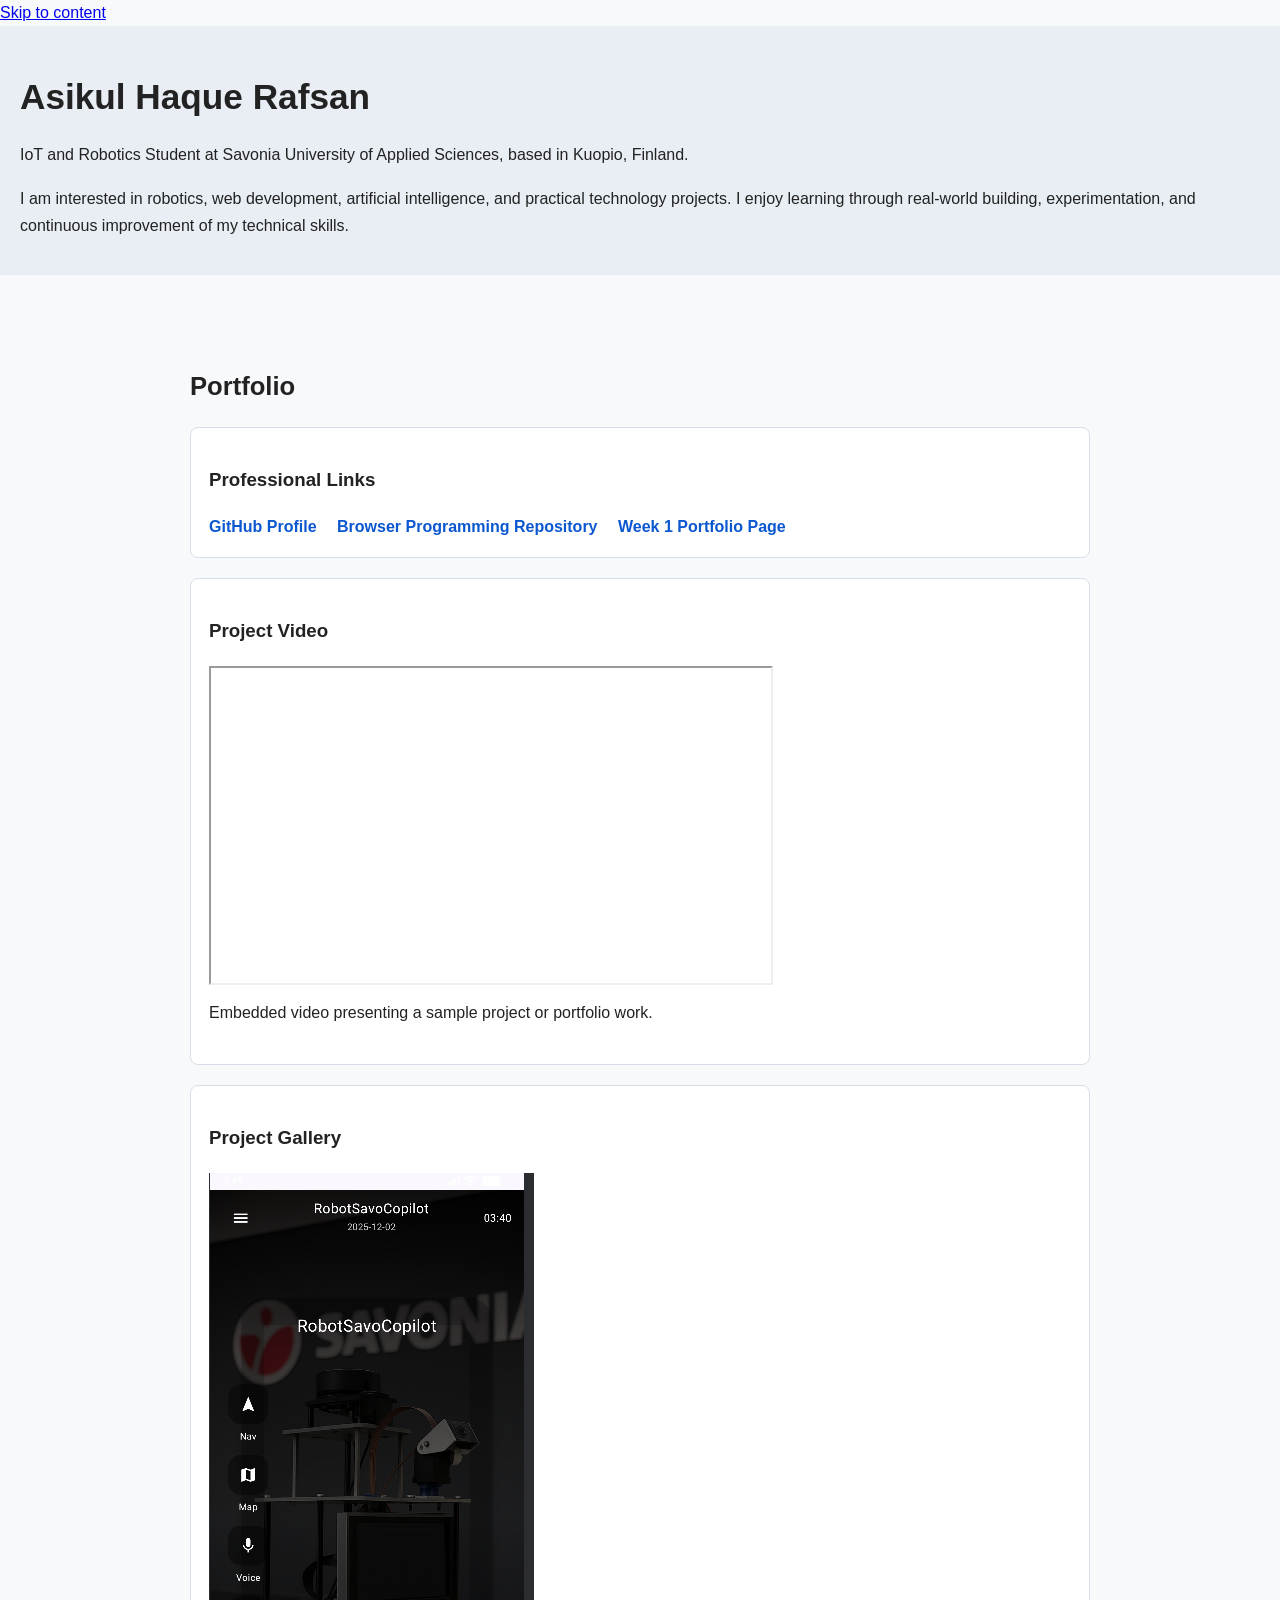
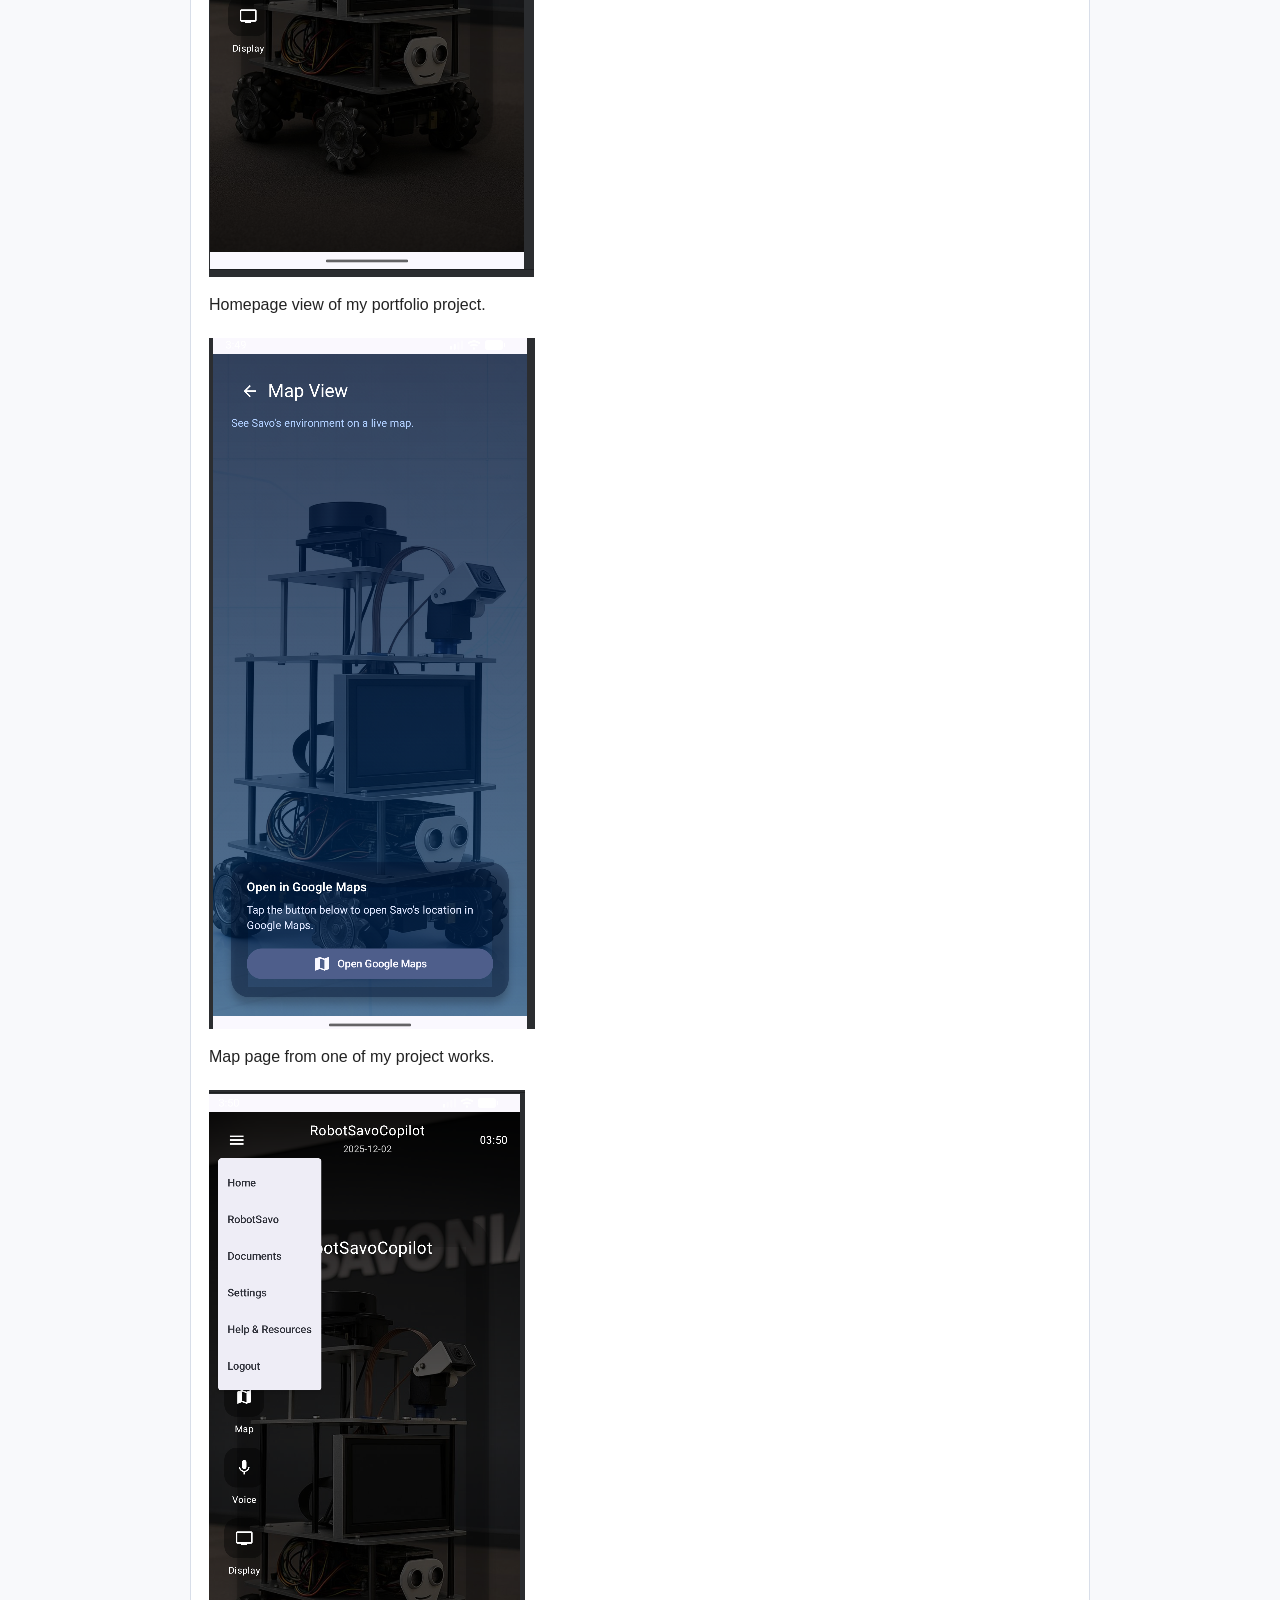
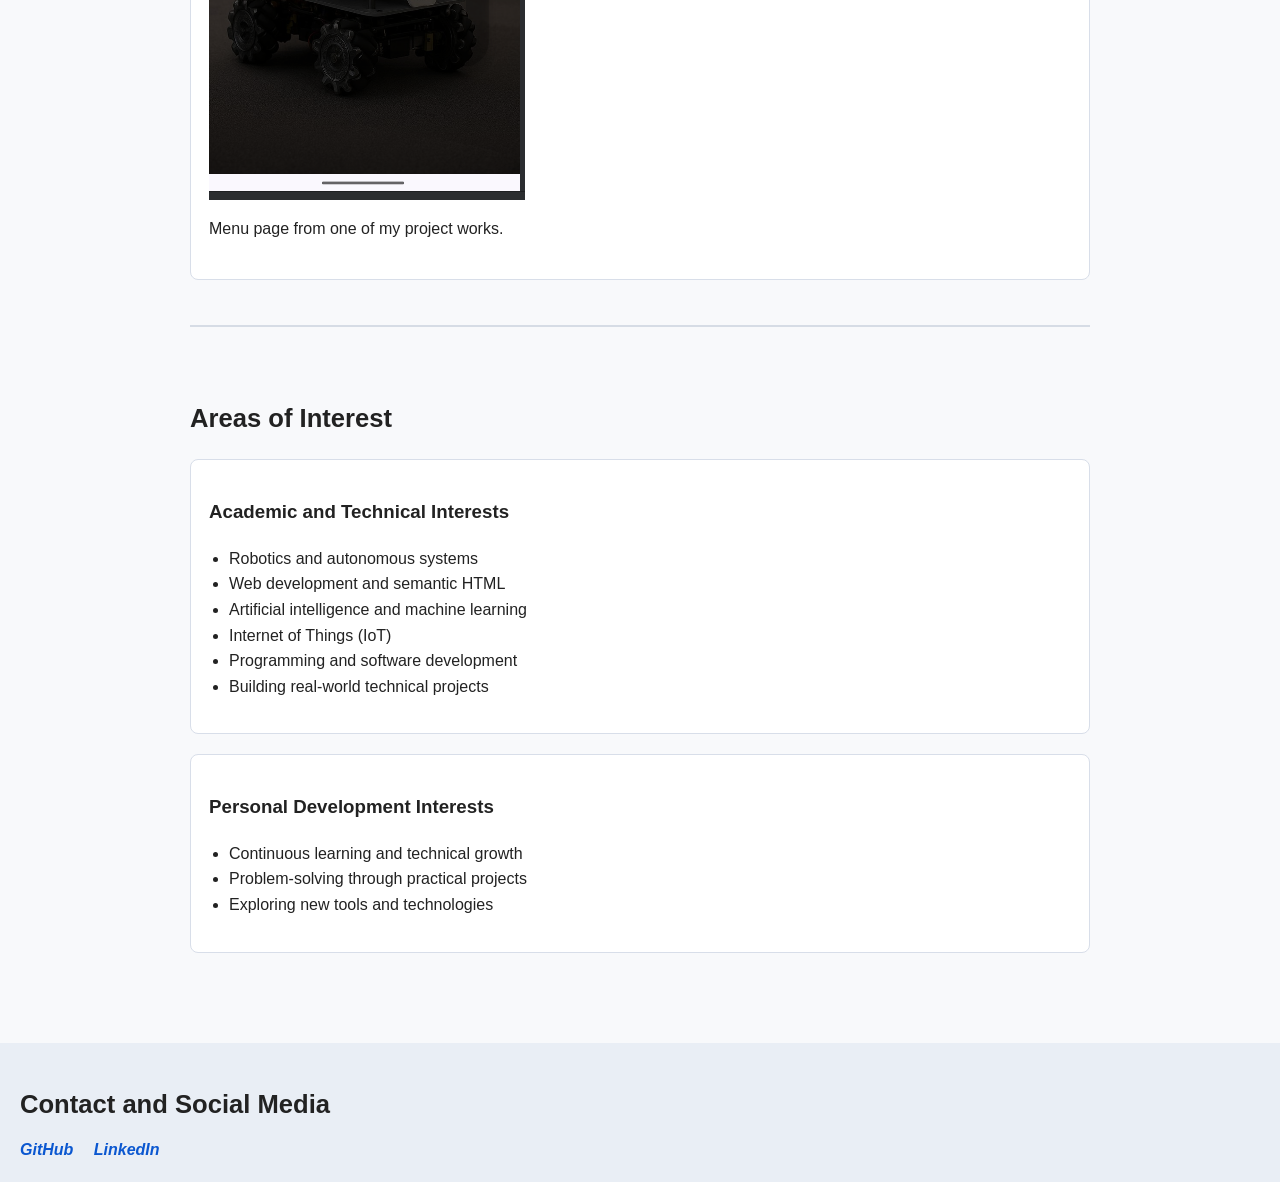
<file: L03-css-basics/index.html>
<!DOCTYPE html>
<html lang="en">
<head>
  <meta charset="UTF-8">
  <meta name="viewport" content="width=device-width, initial-scale=1.0">
  <title>Lecture 03 – CSS Basics Portfolio</title>
  <link rel="stylesheet" href="css/style.css">
</head>
<body>

  <a href="#main">Skip to content</a>

  <header>
    <h1>Asikul Haque Rafsan</h1>
    <p>IoT and Robotics Student at Savonia University of Applied Sciences, based in Kuopio, Finland.</p>
    <p>
      I am interested in robotics, web development, artificial intelligence, and practical
      technology projects. I enjoy learning through real-world building, experimentation,
      and continuous improvement of my technical skills.
    </p>
  </header>

  <main id="main">

    <section id="works" aria-labelledby="portfolio-heading">
      <h2 id="portfolio-heading">Portfolio</h2>

      <article class="card">
        <h3>Professional Links</h3>
        <nav aria-label="Portfolio and professional links">
          <ul>
            <li>
              <a href="https://github.com/rafsancoder" target="_blank" rel="noopener noreferrer">
                GitHub Profile
              </a>
            </li>
            <li>
              <a href="https://github.com/rafsancoder/browser-programming" target="_blank" rel="noopener noreferrer">
                Browser Programming Repository
              </a>
            </li>
            <li>
              <a href="https://rafsancoder.github.io/browser-programming/week-1/" target="_blank" rel="noopener noreferrer">
                Week 1 Portfolio Page
              </a>
            </li>
          </ul>
        </nav>
      </article>

      <article class="card">
        <h3>Project Video</h3>
        <figure>
          <iframe
            width="560"
            height="315"
            src="https://www.youtube.com/embed/G9vxCFRMyQI"
            title="Project video presentation"
            allowfullscreen>
          </iframe>
          <figcaption>Embedded video presenting a sample project or portfolio work.</figcaption>
        </figure>
      </article>

      <article class="card">
        <h3>Project Gallery</h3>

        <figure>
          <img src="images/home (1).png" alt="Homepage screenshot of my portfolio project">
          <figcaption>Homepage view of my portfolio project.</figcaption>
        </figure>

        <figure>
          <img src="images/map.png" alt="Map page screenshot from my project">
          <figcaption>Map page from one of my project works.</figcaption>
        </figure>

        <figure>
          <img src="images/menu.png" alt="Menu page screenshot from my project">
          <figcaption>Menu page from one of my project works.</figcaption>
        </figure>
      </article>
    </section>

    <section aria-labelledby="interests-heading">
      <h2 id="interests-heading">Areas of Interest</h2>

      <article class="card">
        <h3>Academic and Technical Interests</h3>
        <ul>
          <li>Robotics and autonomous systems</li>
          <li>Web development and semantic HTML</li>
          <li>Artificial intelligence and machine learning</li>
          <li>Internet of Things (IoT)</li>
          <li>Programming and software development</li>
          <li>Building real-world technical projects</li>
        </ul>
      </article>

      <article class="card">
        <h3>Personal Development Interests</h3>
        <ul>
          <li>Continuous learning and technical growth</li>
          <li>Problem-solving through practical projects</li>
          <li>Exploring new tools and technologies</li>
        </ul>
      </article>
    </section>

  </main>

  <footer>
    <h2>Contact and Social Media</h2>
    <address>
      <nav aria-label="Social media links">
        <ul>
          <li>
            <a href="https://github.com/rafsancoder" target="_blank" rel="noopener noreferrer">
              GitHub
            </a>
          </li>
          <li>
            <a href="https://www.linkedin.com/" target="_blank" rel="noopener noreferrer">
              LinkedIn
            </a>
          </li>
        </ul>
      </nav>
    </address>
  </footer>

</body>
</html>
</file>
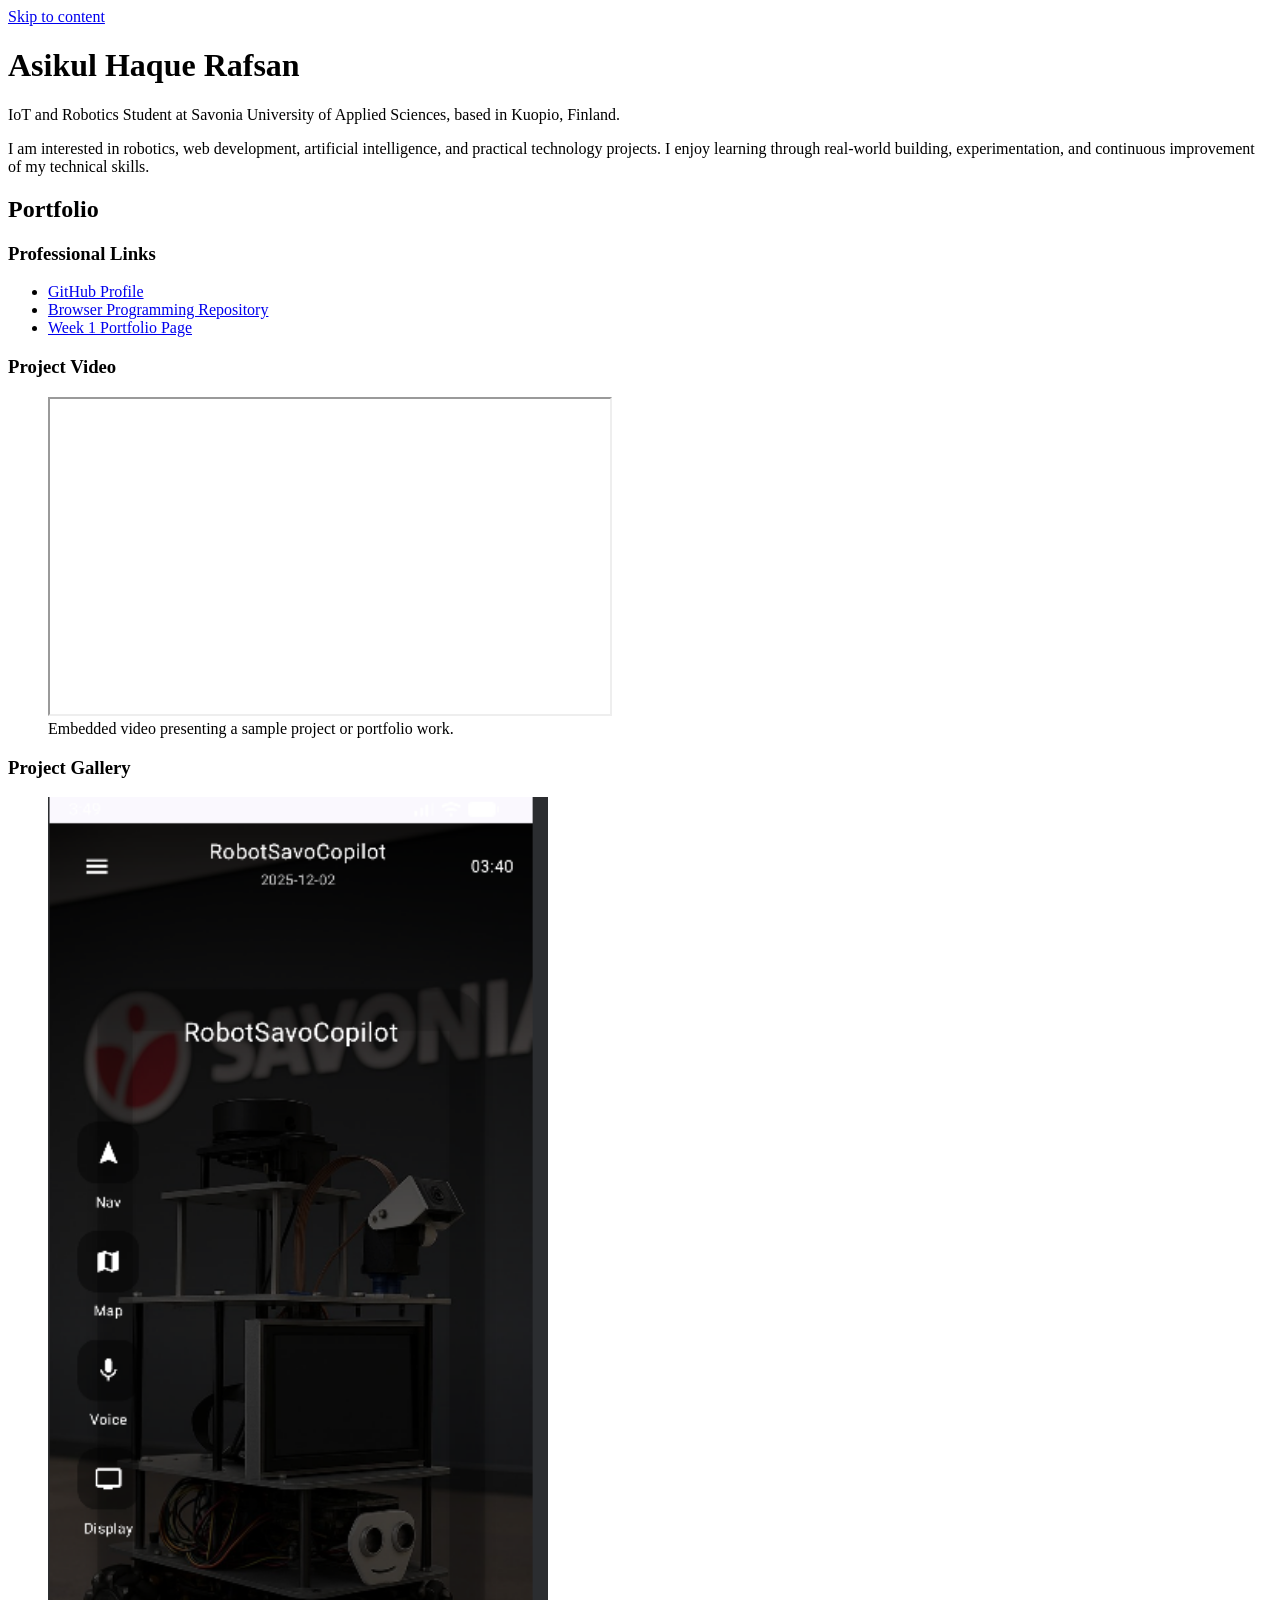
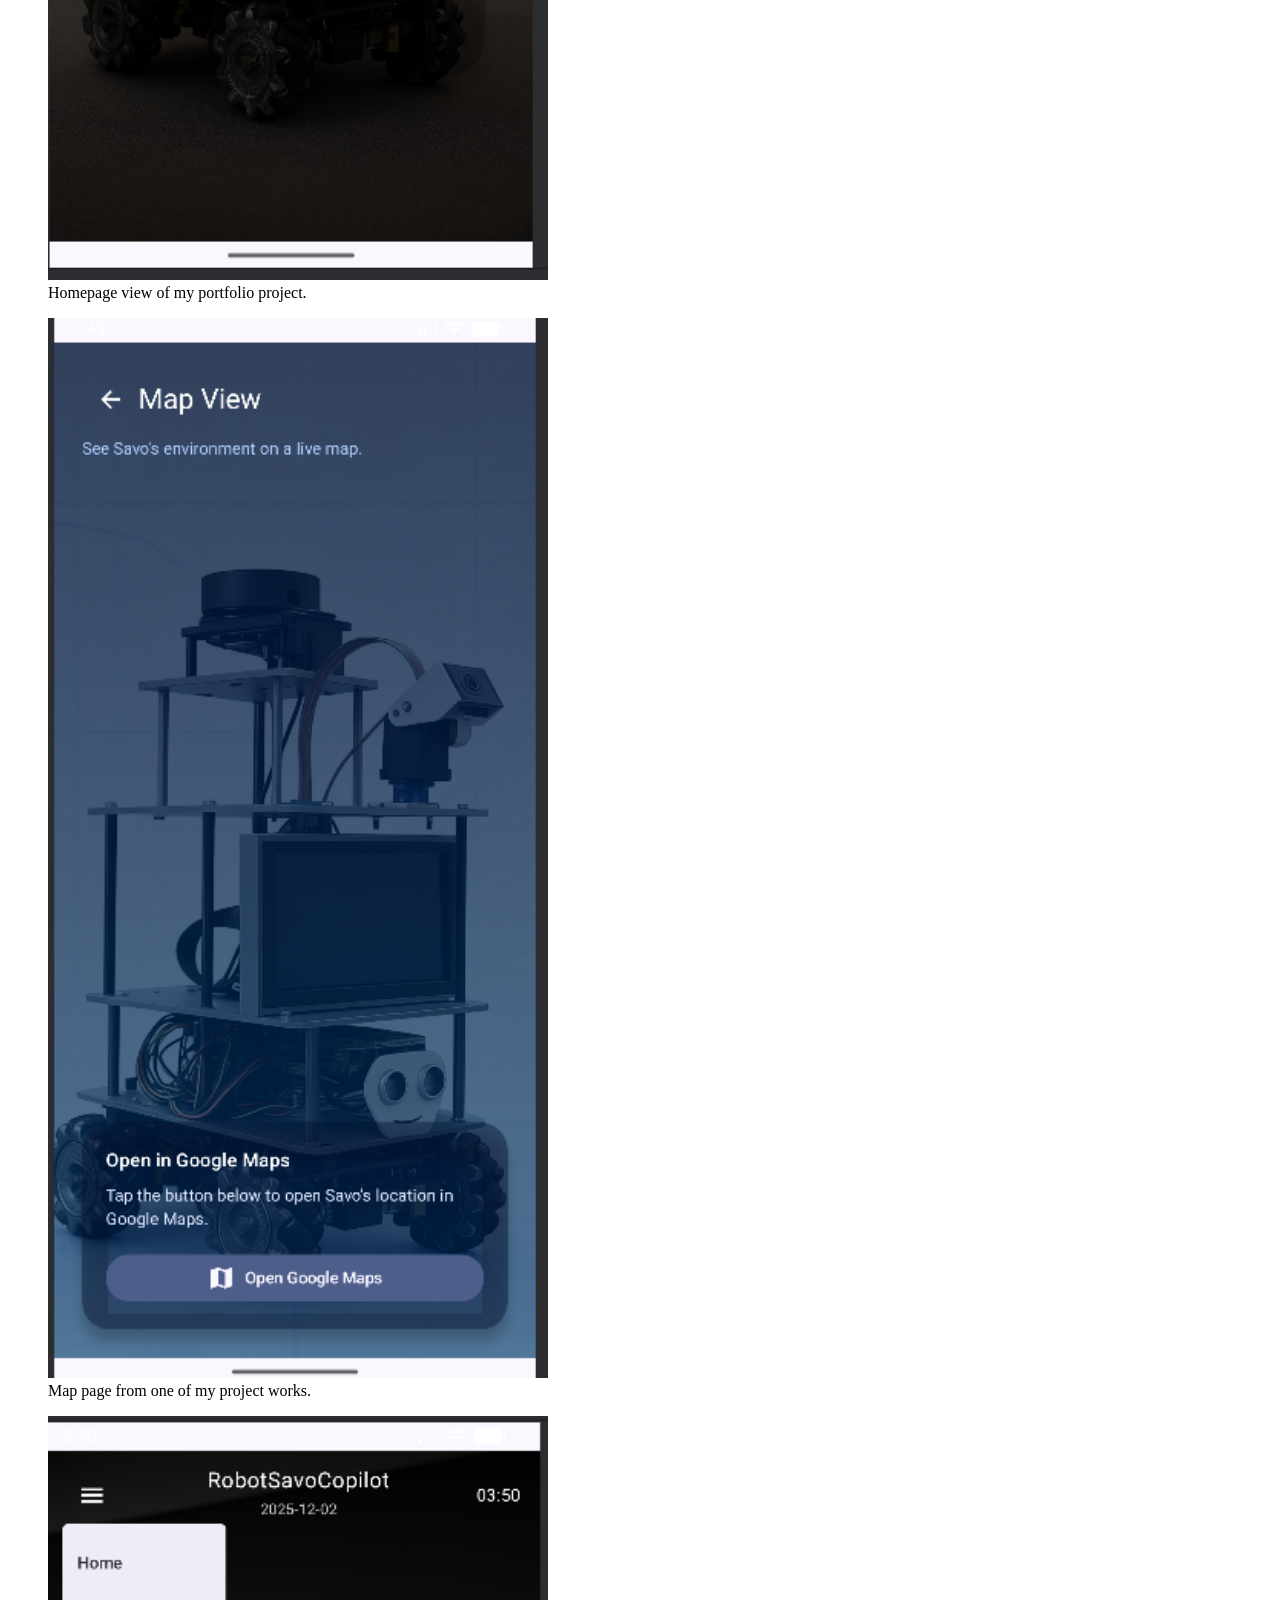
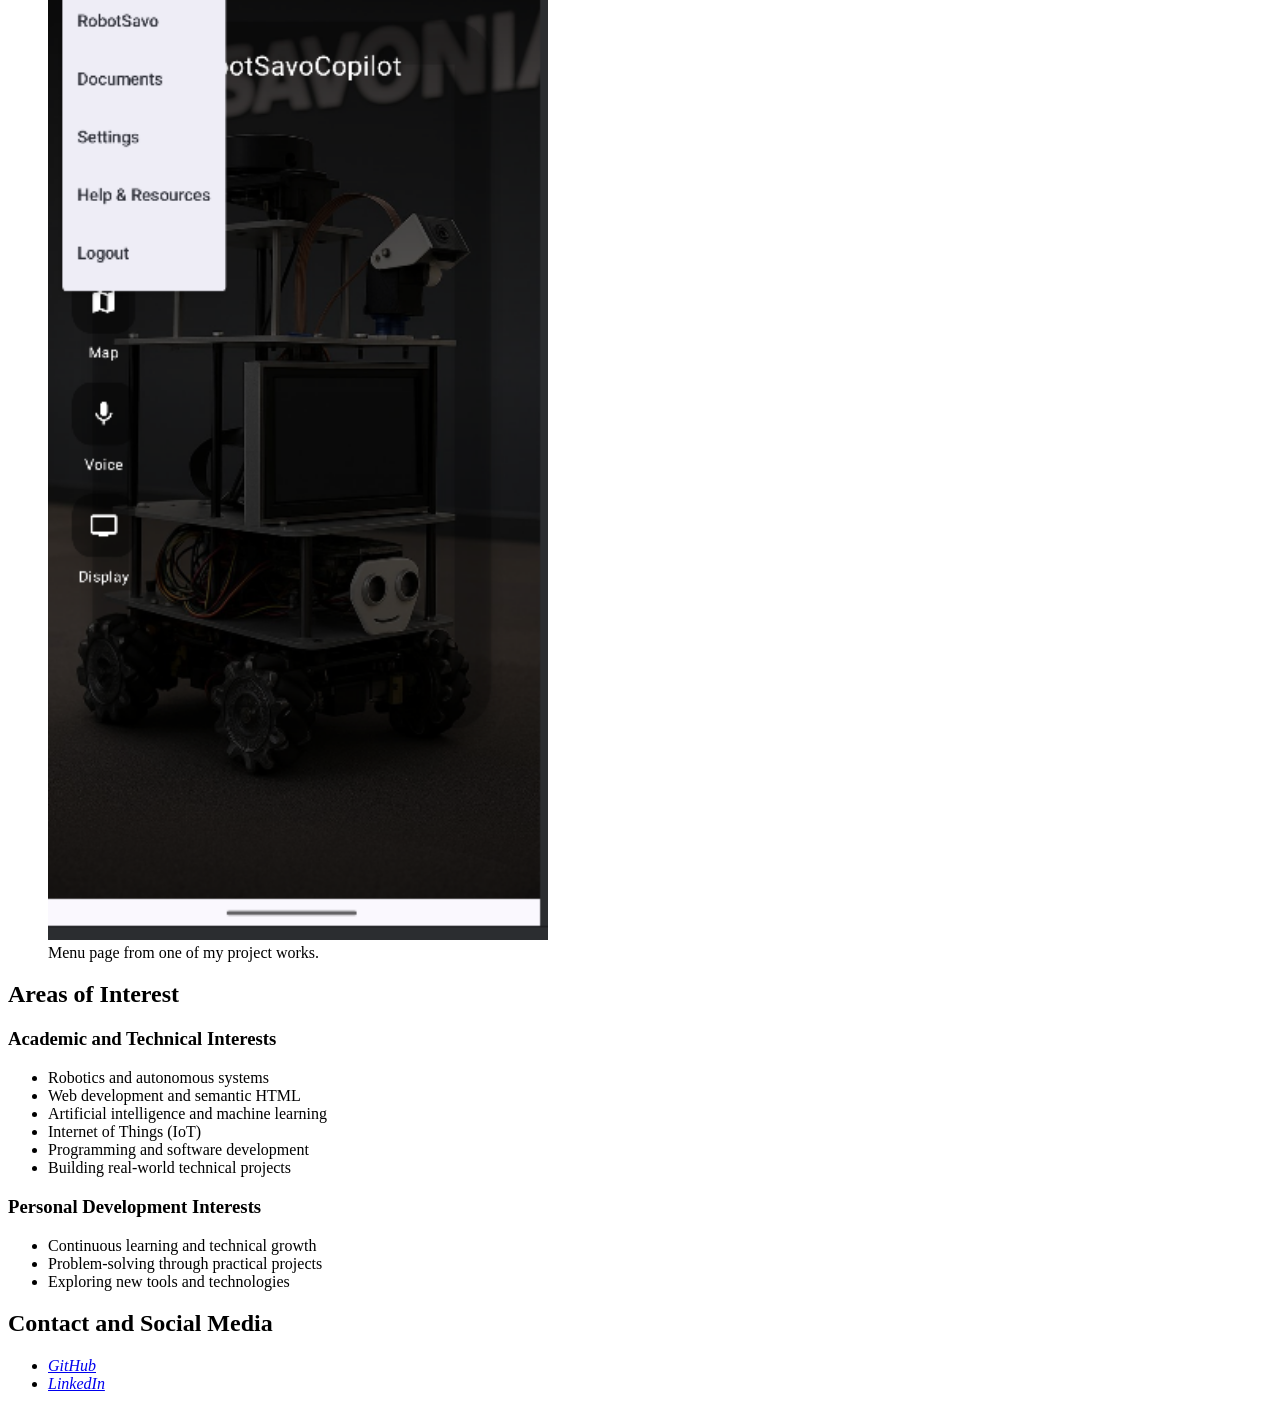
<file: lecture-02-semantic-html/index.html>
<!DOCTYPE html>
<html lang="en">
<head>
  <meta charset="UTF-8">
  <meta name="viewport" content="width=device-width, initial-scale=1.0">
  <title>Lecture 02 – Semantic HTML Portfolio</title>
</head>
<body>

  <a href="#main">Skip to content</a>

  <header>
    <h1>Asikul Haque Rafsan</h1>
    <p>IoT and Robotics Student at Savonia University of Applied Sciences, based in Kuopio, Finland.</p>
    <p>
      I am interested in robotics, web development, artificial intelligence, and practical
      technology projects. I enjoy learning through real-world building, experimentation,
      and continuous improvement of my technical skills.
    </p>
  </header>

  <main id="main">

    <section aria-labelledby="portfolio-heading">
      <h2 id="portfolio-heading">Portfolio</h2>

      <article>
        <h3>Professional Links</h3>
        <nav aria-label="Portfolio and professional links">
          <ul>
            <li>
              <a href="https://github.com/rafsancoder" target="_blank" rel="noopener noreferrer">
                GitHub Profile
              </a>
            </li>
            <li>
              <a href="https://github.com/rafsancoder/browser-programming" target="_blank" rel="noopener noreferrer">
                Browser Programming Repository
              </a>
            </li>
            <li>
              <a href="https://rafsancoder.github.io/browser-programming/week-1/" target="_blank" rel="noopener noreferrer">
                Week 1 Portfolio Page
              </a>
            </li>
          </ul>
        </nav>
      </article>

      <article>
        <h3>Project Video</h3>
        <figure>
          <iframe
            width="560"
            height="315"
            src="https://www.youtube.com/embed/G9vxCFRMyQI"
            title="Project video presentation"
            allowfullscreen>
          </iframe>
          <figcaption>Embedded video presenting a sample project or portfolio work.</figcaption>
        </figure>
      </article>

      <article>
        <h3>Project Gallery</h3>

        <figure>
          <img src="images/home (1).png" alt="Homepage screenshot of my portfolio project" width="500">
          <figcaption>Homepage view of my portfolio project.</figcaption>
        </figure>

        <figure>
          <img src="images/map.png" alt="Map page screenshot from my project" width="500">
          <figcaption>Map page from one of my project works.</figcaption>
        </figure>

        <figure>
          <img src="images/menu.png" alt="Menu page screenshot from my project" width="500">
          <figcaption>Menu page from one of my project works.</figcaption>
        </figure>
      </article>
    </section>

    <section aria-labelledby="interests-heading">
      <h2 id="interests-heading">Areas of Interest</h2>

      <article>
        <h3>Academic and Technical Interests</h3>
        <ul>
          <li>Robotics and autonomous systems</li>
          <li>Web development and semantic HTML</li>
          <li>Artificial intelligence and machine learning</li>
          <li>Internet of Things (IoT)</li>
          <li>Programming and software development</li>
          <li>Building real-world technical projects</li>
        </ul>
      </article>

      <article>
        <h3>Personal Development Interests</h3>
        <ul>
          <li>Continuous learning and technical growth</li>
          <li>Problem-solving through practical projects</li>
          <li>Exploring new tools and technologies</li>
        </ul>
      </article>
    </section>

  </main>

  <footer>
    <h2>Contact and Social Media</h2>
    <address>
      <ul>
        <li>
          <a href="https://github.com/rafsancoder" target="_blank" rel="noopener noreferrer">
            GitHub
          </a>
        </li>
        <li>
          <a href="https://www.linkedin.com/" target="_blank" rel="noopener noreferrer">
            LinkedIn
          </a>
        </li>
      </ul>
    </address>
  </footer>

</body>
</html>
</file>
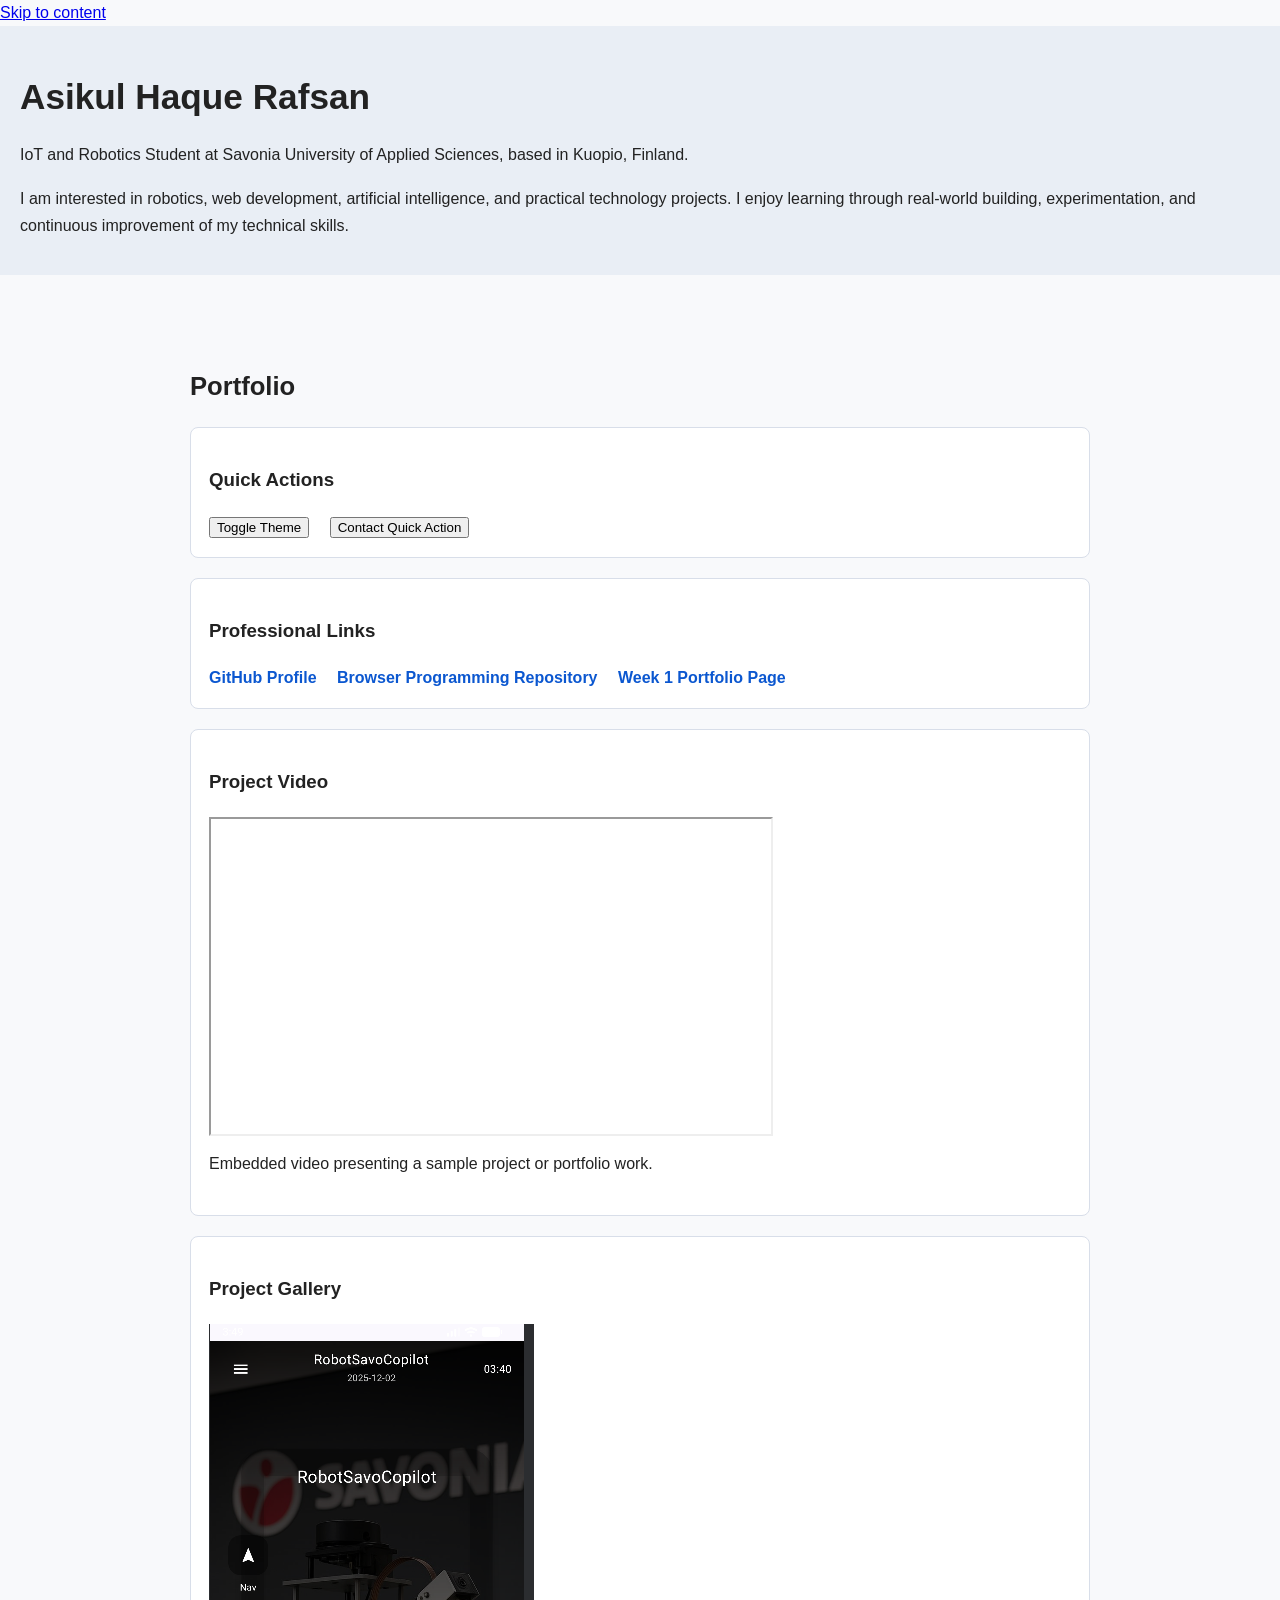
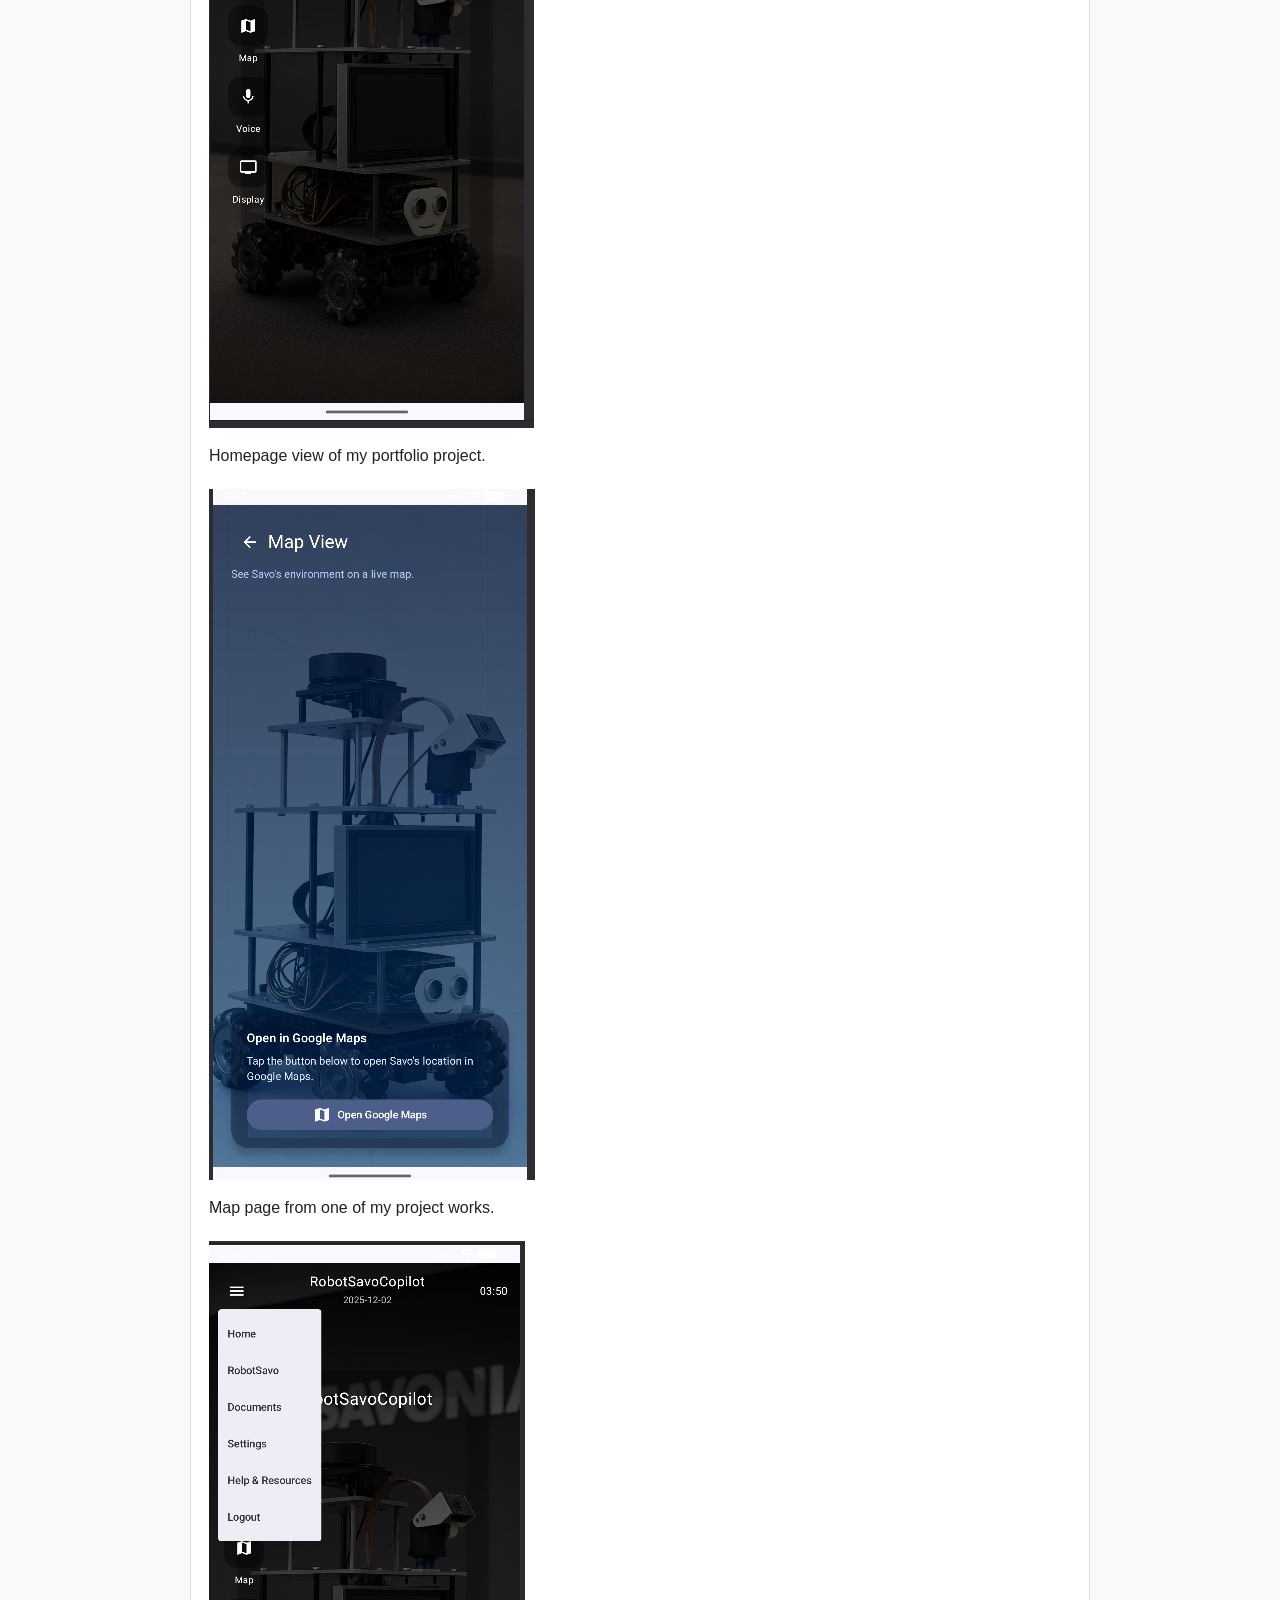
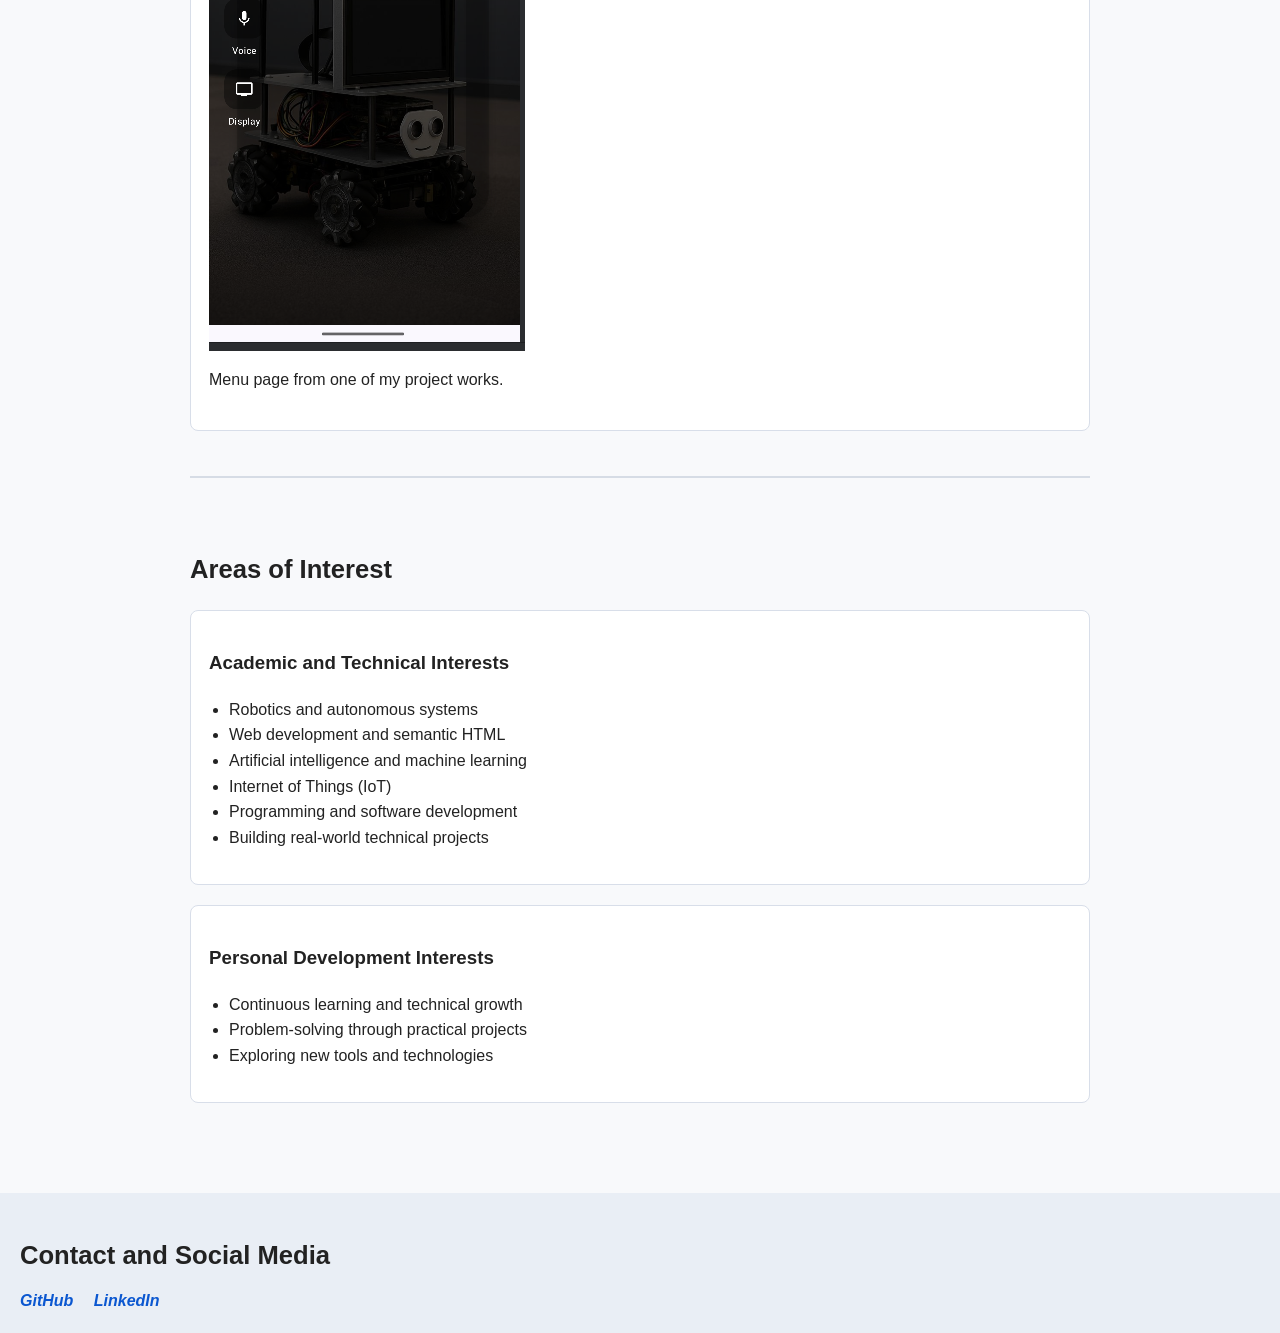
<file: Lecture-04-responsive/index.html>
<!DOCTYPE html>
<html lang="en">
<head>
  <meta charset="UTF-8">
  <meta name="viewport" content="width=device-width, initial-scale=1.0">
  <title>Lecture 04 – JavaScript Basics Portfolio</title>
  <link rel="stylesheet" href="style.css">
</head>
<body>

  <a href="#main">Skip to content</a>

  <header>
    <h1>Asikul Haque Rafsan</h1>
    <p>IoT and Robotics Student at Savonia University of Applied Sciences, based in Kuopio, Finland.</p>
    <p>
      I am interested in robotics, web development, artificial intelligence, and practical
      technology projects. I enjoy learning through real-world building, experimentation,
      and continuous improvement of my technical skills.
    </p>
  </header>

  <main id="main">

    <section id="works" aria-labelledby="portfolio-heading">
      <h2 id="portfolio-heading">Portfolio</h2>

      <article class="card">
        <h3>Quick Actions</h3>
        <nav aria-label="Portfolio actions">
          <ul>
            <li><button id="theme-button" type="button">Toggle Theme</button></li>
            <li><button id="contact-button" type="button">Contact Quick Action</button></li>
          </ul>
        </nav>
      </article>

      <article class="card">
        <h3>Professional Links</h3>
        <nav aria-label="Portfolio and professional links">
          <ul>
            <li>
              <a href="https://github.com/rafsancoder" target="_blank" rel="noopener noreferrer">
                GitHub Profile
              </a>
            </li>
            <li>
              <a href="https://github.com/rafsancoder/browser-programming" target="_blank" rel="noopener noreferrer">
                Browser Programming Repository
              </a>
            </li>
            <li>
              <a href="https://rafsancoder.github.io/browser-programming/week-1/" target="_blank" rel="noopener noreferrer">
                Week 1 Portfolio Page
              </a>
            </li>
          </ul>
        </nav>
      </article>

      <article class="card">
        <h3>Project Video</h3>
        <figure>
          <iframe
            width="560"
            height="315"
            src="https://www.youtube.com/embed/G9vxCFRMyQI"
            title="Project video presentation"
            allowfullscreen>
          </iframe>
          <figcaption>Embedded video presenting a sample project or portfolio work.</figcaption>
        </figure>
      </article>

      <article class="card">
        <h3>Project Gallery</h3>

        <figure>
          <img src="images/home (1).png" alt="Homepage screenshot of my portfolio project">
          <figcaption>Homepage view of my portfolio project.</figcaption>
        </figure>

        <figure>
          <img src="images/map.png" alt="Map page screenshot from my project">
          <figcaption>Map page from one of my project works.</figcaption>
        </figure>

        <figure>
          <img src="images/menu.png" alt="Menu page screenshot from my project">
          <figcaption>Menu page from one of my project works.</figcaption>
        </figure>
      </article>
    </section>

    <section aria-labelledby="interests-heading">
      <h2 id="interests-heading">Areas of Interest</h2>

      <article class="card">
        <h3>Academic and Technical Interests</h3>
        <ul>
          <li>Robotics and autonomous systems</li>
          <li>Web development and semantic HTML</li>
          <li>Artificial intelligence and machine learning</li>
          <li>Internet of Things (IoT)</li>
          <li>Programming and software development</li>
          <li>Building real-world technical projects</li>
        </ul>
      </article>

      <article class="card">
        <h3>Personal Development Interests</h3>
        <ul>
          <li>Continuous learning and technical growth</li>
          <li>Problem-solving through practical projects</li>
          <li>Exploring new tools and technologies</li>
        </ul>
      </article>
    </section>

  </main>

  <footer>
    <h2>Contact and Social Media</h2>
    <address>
      <nav aria-label="Social media links">
        <ul>
          <li>
            <a href="https://github.com/rafsancoder" target="_blank" rel="noopener noreferrer">
              GitHub
            </a>
          </li>
          <li>
            <a href="https://www.linkedin.com/" target="_blank" rel="noopener noreferrer">
              LinkedIn
            </a>
          </li>
        </ul>
      </nav>
    </address>
  </footer>

  <script src="script.js"></script>
</body>
</html>
</file>
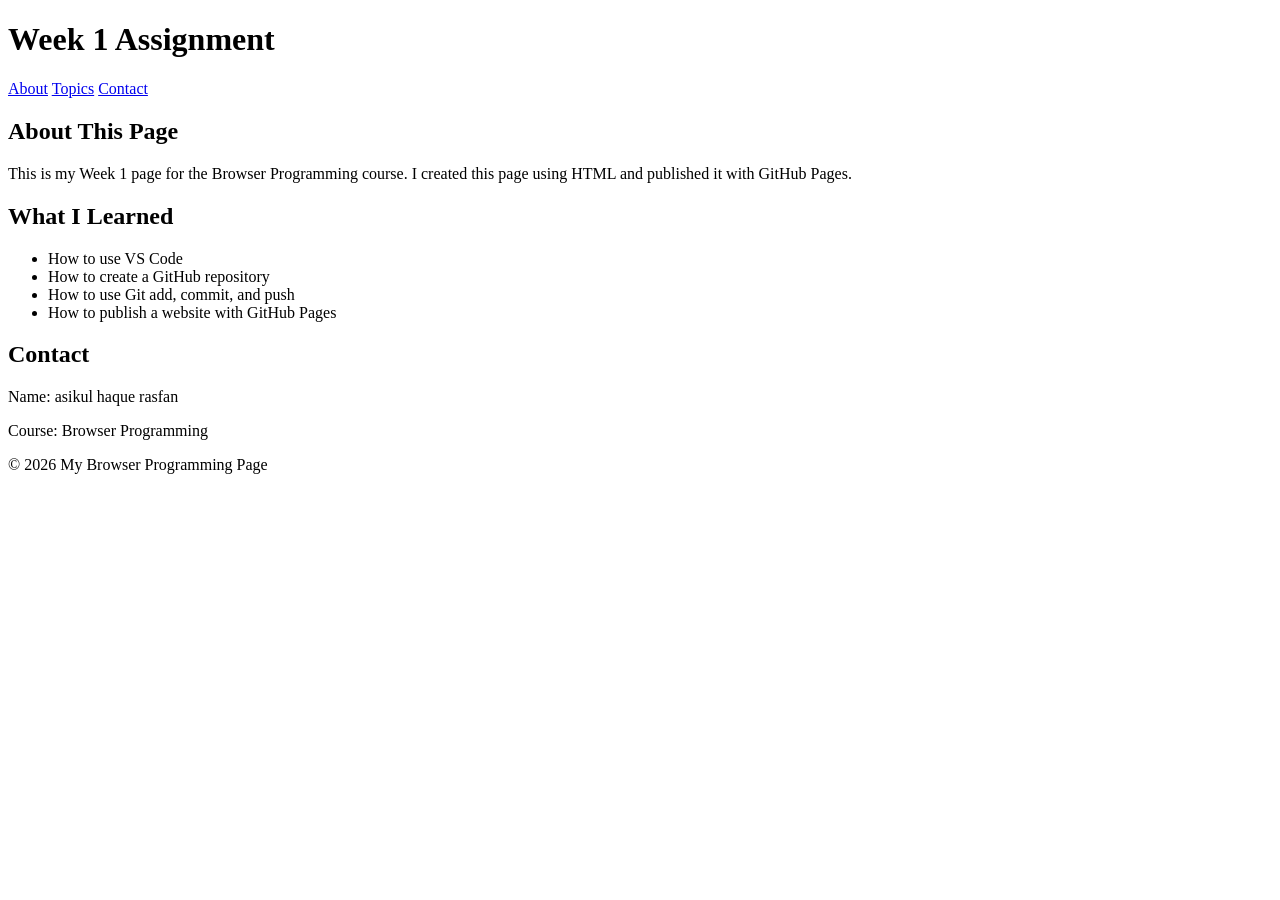
<file: week-1/index.html>
<!DOCTYPE html>
<html lang="en">
<head>
  <meta charset="UTF-8" />
  <meta name="viewport" content="width=device-width, initial-scale=1.0" />
  <title>Week 1 - Browser Programming</title>
</head>
<body>
  <header>
    <h1>Week 1 Assignment</h1>
    <nav>
      <a href="#about">About</a>
      <a href="#topics">Topics</a>
      <a href="#contact">Contact</a>
    </nav>
  </header>

  <main>
    <section id="about">
      <h2>About This Page</h2>
      <p>
        This is my Week 1 page for the Browser Programming course.
        I created this page using HTML and published it with GitHub Pages.
      </p>
    </section>

    <section id="topics">
      <h2>What I Learned</h2>
      <ul>
        <li>How to use VS Code</li>
        <li>How to create a GitHub repository</li>
        <li>How to use Git add, commit, and push</li>
        <li>How to publish a website with GitHub Pages</li>
      </ul>
    </section>

    <section id="contact">
      <h2>Contact</h2>
      <p>Name: asikul haque rasfan</p>
      <p>Course: Browser Programming</p>
    </section>
  </main>

  <footer>
    <p>&copy; 2026 My Browser Programming Page</p>
  </footer>
</body>
</html>
</file>
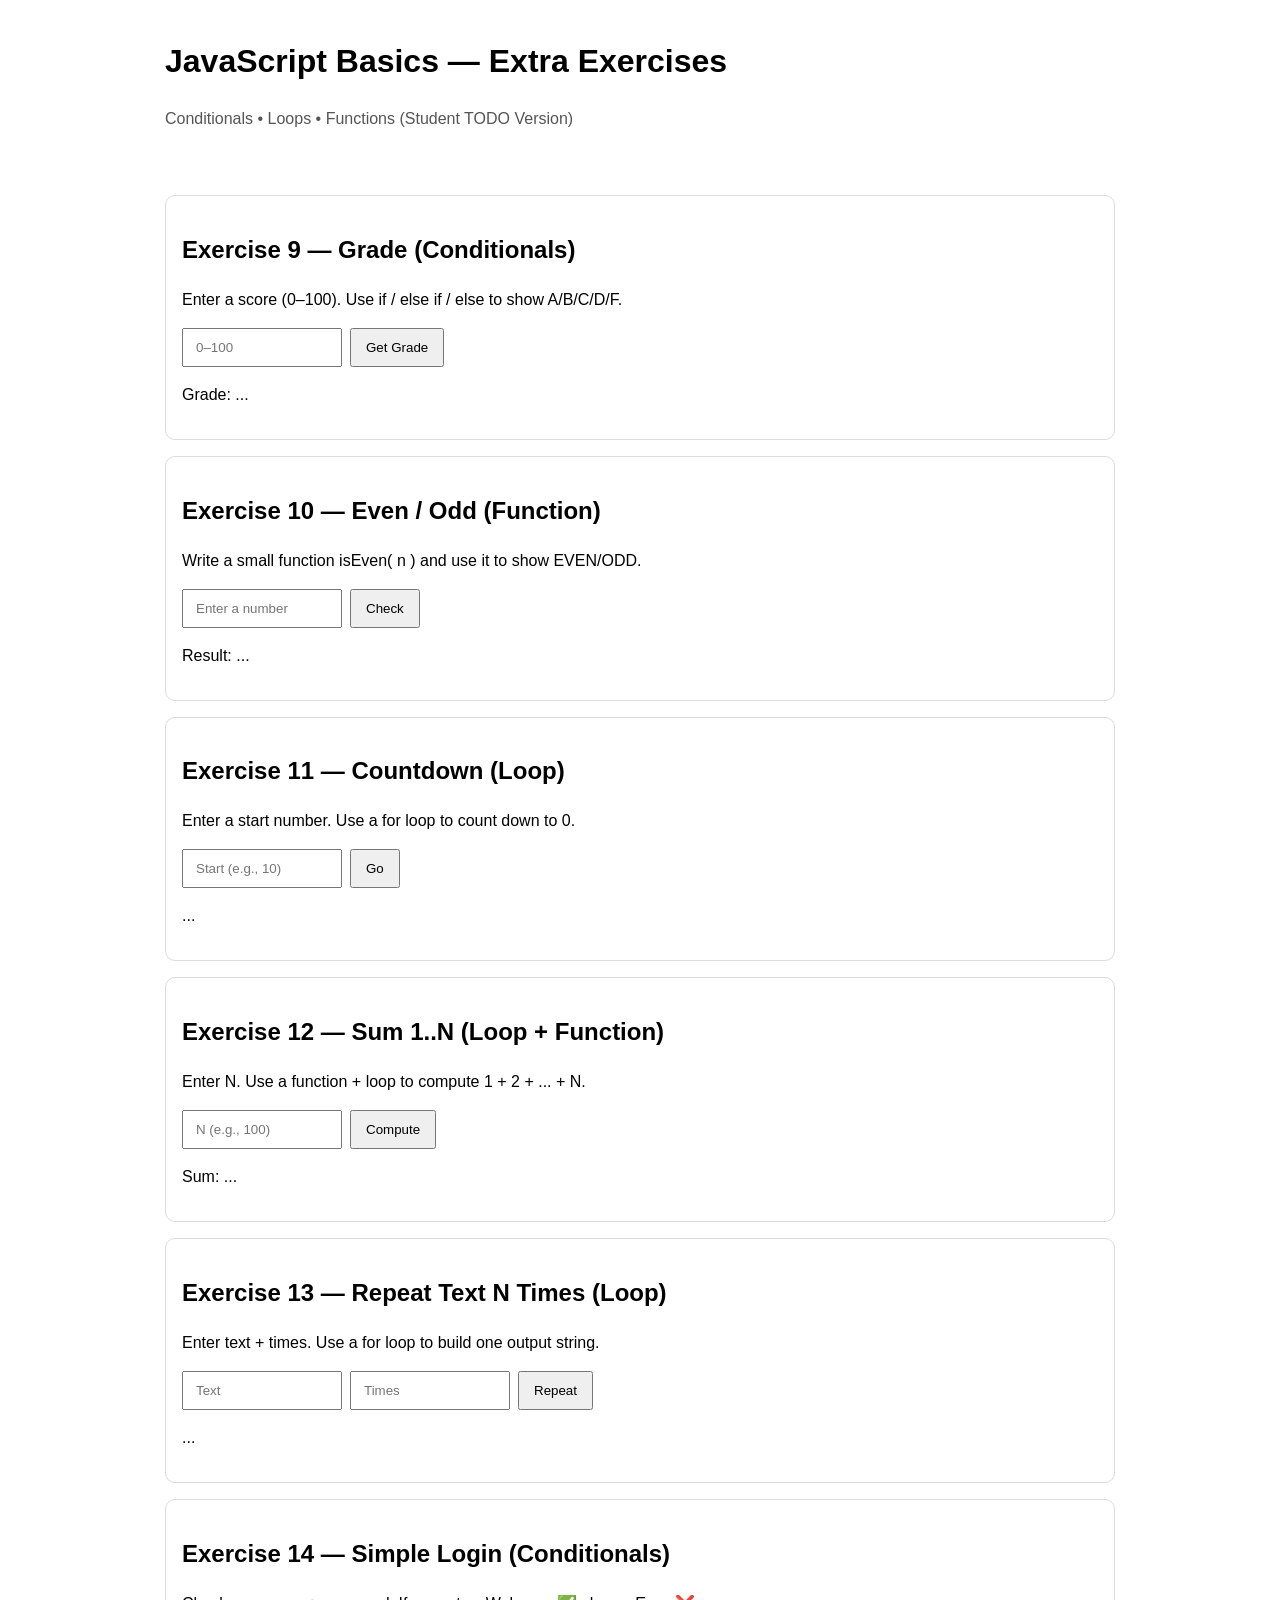
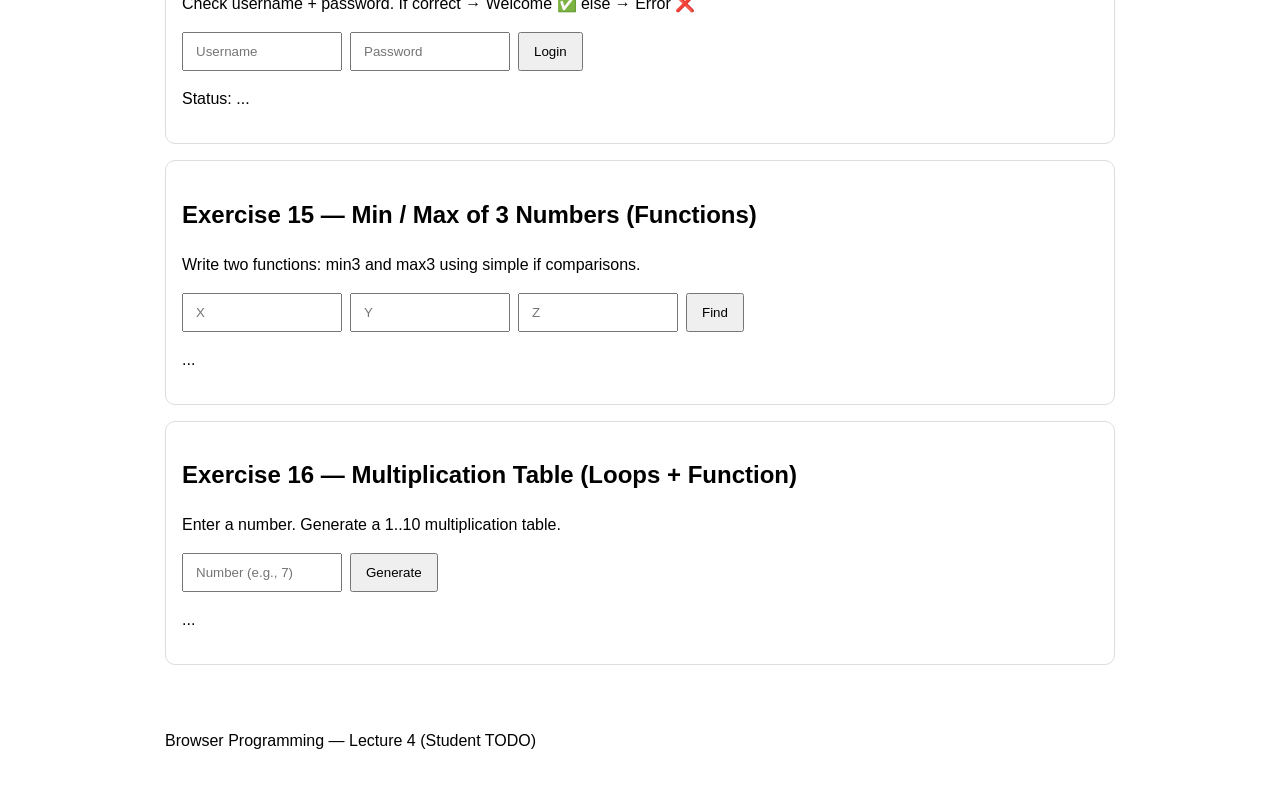
<file: L04-js-basics-in-class/exercise.html>
<!DOCTYPE html>
<html lang="en">
<head>
  <meta charset="UTF-8" />
  <meta name="viewport" content="width=device-width, initial-scale=1.0" />
  <title>L04 — JS Exercises (Student TODO)</title>
  <link rel="stylesheet" href="exercise.css" />
</head>

<body>
  <header class="container">
    <h1>JavaScript Basics — Extra Exercises</h1>
    <p class="subtitle">Conditionals • Loops • Functions (Student TODO Version)</p>
  </header>

  <main class="container">

    <!-- Exercise 9 -->
    <section class="card">
      <h2>Exercise 9 — Grade (Conditionals)</h2>
      <p class="hint">Enter a score (0–100). Use if / else if / else to show A/B/C/D/F.</p>
      <div class="row">
        <input id="scoreInput" type="number" placeholder="0–100" />
        <button id="btnGrade">Get Grade</button>
      </div>
      <p id="gradeOut">Grade: ...</p>
    </section>

    <!-- Exercise 10 -->
    <section class="card">
      <h2>Exercise 10 — Even / Odd (Function)</h2>
      <p class="hint">Write a small function isEven( n ) and use it to show EVEN/ODD.</p>
      <div class="row">
        <input id="numEvenOdd" type="number" placeholder="Enter a number" />
        <button id="btnEvenOdd">Check</button>
      </div>
      <p id="evenOddOut">Result: ...</p>
    </section>

    <!-- Exercise 11 -->
    <section class="card">
      <h2>Exercise 11 — Countdown (Loop)</h2>
      <p class="hint">Enter a start number. Use a for loop to count down to 0.</p>
      <div class="row">
        <input id="countdownInput" type="number" placeholder="Start (e.g., 10)" />
        <button id="btnCountdown">Go</button>
      </div>
      <p id="countdownOut">...</p>
    </section>

    <!-- Exercise 12 -->
    <section class="card">
      <h2>Exercise 12 — Sum 1..N (Loop + Function)</h2>
      <p class="hint">Enter N. Use a function + loop to compute 1 + 2 + ... + N.</p>
      <div class="row">
        <input id="nSumInput" type="number" placeholder="N (e.g., 100)" />
        <button id="btnSumN">Compute</button>
      </div>
      <p id="sumNOut">Sum: ...</p>
    </section>

    <!-- Exercise 13 -->
    <section class="card">
      <h2>Exercise 13 — Repeat Text N Times (Loop)</h2>
      <p class="hint">Enter text + times. Use a for loop to build one output string.</p>
      <div class="row">
        <input id="repeatText" type="text" placeholder="Text" />
        <input id="repeatCount" type="number" placeholder="Times" />
        <button id="btnRepeat">Repeat</button>
      </div>
      <p id="repeatOut">...</p>
    </section>

    <!-- Exercise 14 -->
    <section class="card">
      <h2>Exercise 14 — Simple Login (Conditionals)</h2>
      <p class="hint">Check username + password. If correct → Welcome ✅ else → Error ❌</p>
      <div class="row">
        <input id="loginUser" type="text" placeholder="Username" />
        <input id="loginPass" type="password" placeholder="Password" />
        <button id="btnLogin">Login</button>
      </div>
      <p id="loginOut">Status: ...</p>
    </section>

    <!-- Exercise 15 -->
    <section class="card">
      <h2>Exercise 15 — Min / Max of 3 Numbers (Functions)</h2>
      <p class="hint">Write two functions: min3 and max3 using simple if comparisons.</p>
      <div class="row">
        <input id="x" type="number" placeholder="X" />
        <input id="y" type="number" placeholder="Y" />
        <input id="z" type="number" placeholder="Z" />
        <button id="btnMinMax">Find</button>
      </div>
      <p id="minMaxOut">...</p>
    </section>

    <!-- Exercise 16 -->
    <section class="card">
      <h2>Exercise 16 — Multiplication Table (Loops + Function)</h2>
      <p class="hint">Enter a number. Generate a 1..10 multiplication table.</p>
      <div class="row">
        <input id="tableN" type="number" placeholder="Number (e.g., 7)" />
        <button id="btnTable">Generate</button>
      </div>
      <p id="tableOut">...</p>
    </section>

  </main>

  <footer class="container">
    <p>Browser Programming — Lecture 4 (Student TODO)</p>
  </footer>

  <script src="exercise.js"></script>
</body>
</html>
</file>
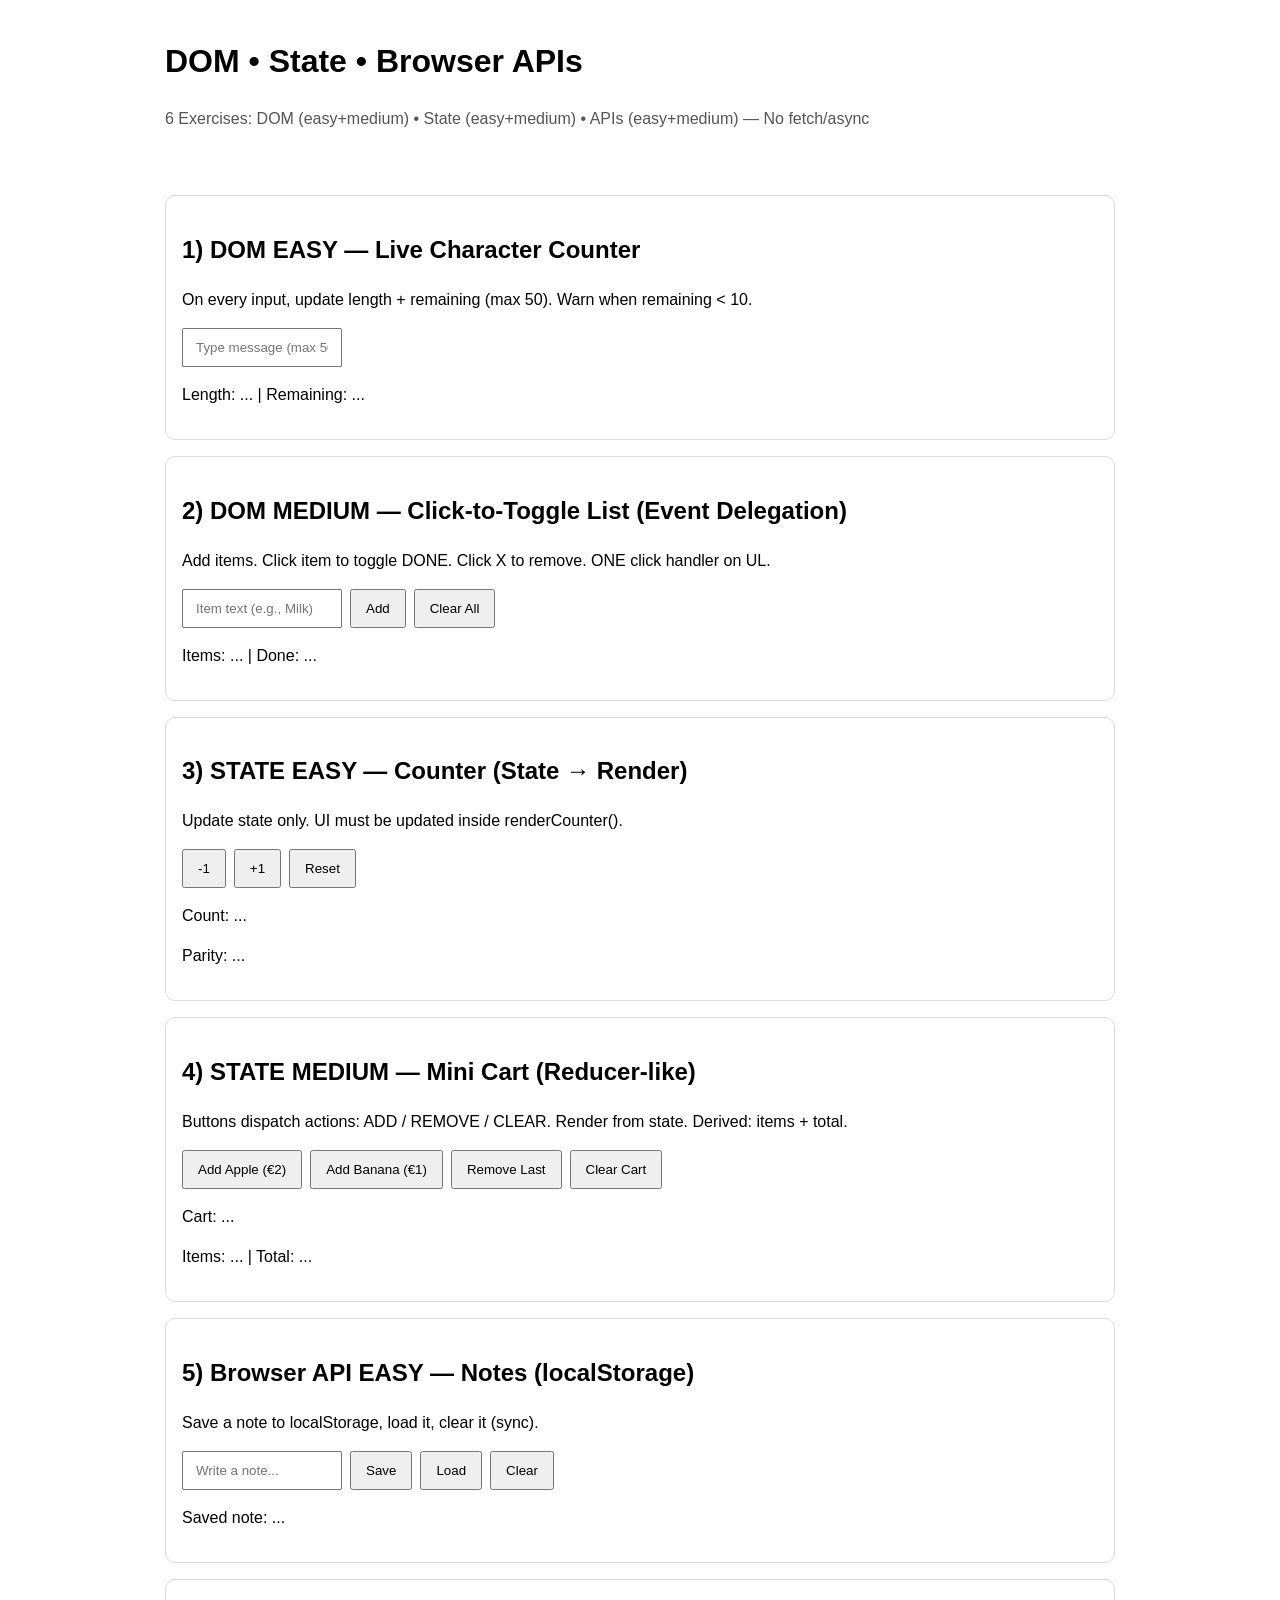
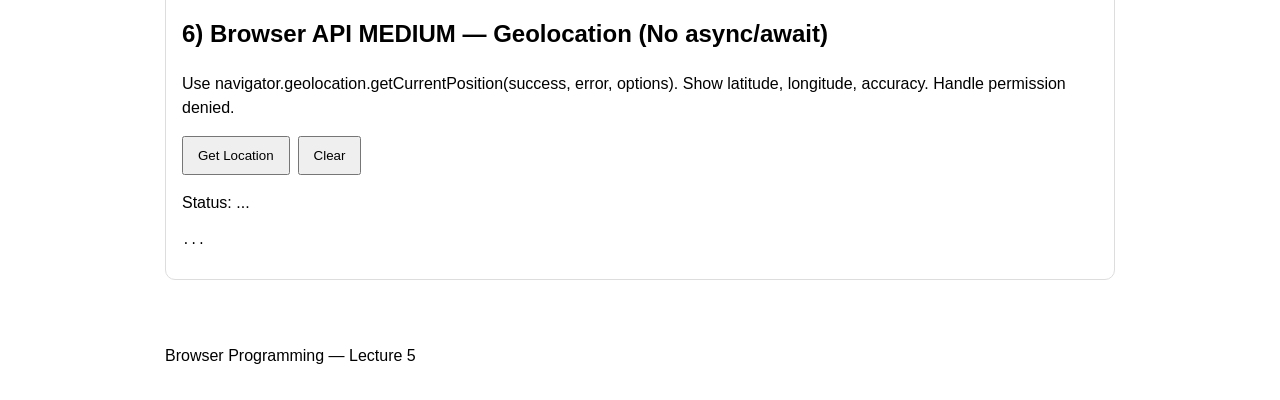
<file: L05-dom-state-apis-in-class/exercise.html>
<!DOCTYPE html>
<html lang="en">
<head>
  <meta charset="UTF-8" />
  <meta name="viewport" content="width=device-width, initial-scale=1.0" />
  <title>L05 — DOM • State • Browser APIs (Teacher)</title>
  <link rel="stylesheet" href="exercise.css" />
</head>

<body>
  <header class="container">
    <h1>DOM • State • Browser APIs</h1>
    <p class="subtitle">6 Exercises: DOM (easy+medium) • State (easy+medium) • APIs (easy+medium) — No fetch/async</p>
  </header>

  <main class="container">

    <!-- 1) DOM EASY -->
    <section class="card">
      <h2>1) DOM EASY — Live Character Counter</h2>
      <p class="hint">On every input, update length + remaining (max 50). Warn when remaining &lt; 10.</p>
      <div class="row">
        <input id="msgInput" type="text" placeholder="Type message (max 50 chars)" />
      </div>
      <p id="msgStats">Length: ... | Remaining: ...</p>
    </section>

    <!-- 2) DOM MEDIUM -->
    <section class="card">
      <h2>2) DOM MEDIUM — Click-to-Toggle List (Event Delegation)</h2>
      <p class="hint">Add items. Click item to toggle DONE. Click X to remove. ONE click handler on UL.</p>
      <div class="row">
        <input id="itemInput" type="text" placeholder="Item text (e.g., Milk)" />
        <button id="btnAddItem">Add</button>
        <button id="btnClearItems">Clear All</button>
      </div>
      <ul id="itemList"></ul>
      <p id="listStats">Items: ... | Done: ...</p>
    </section>

    <!-- 3) STATE EASY -->
    <section class="card">
      <h2>3) STATE EASY — Counter (State → Render)</h2>
      <p class="hint">Update state only. UI must be updated inside renderCounter().</p>
      <div class="row">
        <button id="btnMinus">-1</button>
        <button id="btnPlus">+1</button>
        <button id="btnZero">Reset</button>
      </div>
      <p id="countOut">Count: ...</p>
      <p id="parityOut">Parity: ...</p>
    </section>

    <!-- 4) STATE MEDIUM -->
    <section class="card">
      <h2>4) STATE MEDIUM — Mini Cart (Reducer-like)</h2>
      <p class="hint">Buttons dispatch actions: ADD / REMOVE / CLEAR. Render from state. Derived: items + total.</p>
      <div class="row">
        <button id="btnAddApple">Add Apple (€2)</button>
        <button id="btnAddBanana">Add Banana (€1)</button>
        <button id="btnRemoveLast">Remove Last</button>
        <button id="btnCartClear">Clear Cart</button>
      </div>
      <p id="cartOut">Cart: ...</p>
      <p id="cartTotals">Items: ... | Total: ...</p>
    </section>

    <!-- 5) API EASY (localStorage) -->
    <section class="card">
      <h2>5) Browser API EASY — Notes (localStorage)</h2>
      <p class="hint">Save a note to localStorage, load it, clear it (sync).</p>
      <div class="row">
        <input id="noteInput" type="text" placeholder="Write a note..." />
        <button id="btnSaveNote">Save</button>
        <button id="btnLoadNote">Load</button>
        <button id="btnClearNote">Clear</button>
      </div>
      <p id="noteOut">Saved note: ...</p>
    </section>

    <!-- 6) API MEDIUM (Geolocation, callback) -->
    <section class="card">
      <h2>6) Browser API MEDIUM — Geolocation (No async/await)</h2>
      <p class="hint">
        Use navigator.geolocation.getCurrentPosition(success, error, options).
        Show latitude, longitude, accuracy. Handle permission denied.
      </p>
      <div class="row">
        <button id="btnGetLocation">Get Location</button>
        <button id="btnClearLocation">Clear</button>
      </div>
      <p id="geoStatus">Status: ...</p>
      <pre id="geoOut">...</pre>
    </section>

  </main>

  <footer class="container">
    <p>Browser Programming — Lecture 5</p>
  </footer>

  <script src="exercise.js"></script>
</body>
</html>
</file>
<file: L03-css-basics/css/style.css>
body {
  font-family: Arial, sans-serif;
  line-height: 1.6;
  margin: 0;
  background-color: #f8f9fb;
  color: #222;
}

/* Group selector */
header,
footer {
  background-color: #e9eef5;
  padding: 20px;
}

/* Element selectors */
h1 {
  font-size: 2.2rem;
  margin-bottom: 10px;
}

h2 {
  font-size: 1.6rem;
  margin-bottom: 12px;
}

p {
  line-height: 1.7;
}

main {
  max-width: 900px;
  margin: 0 auto;
  padding: 20px;
}

section {
  margin: 30px 0;
  padding: 20px 0;
}

/* Class selector */
.card {
  background-color: #ffffff;
  padding: 18px;
  margin: 20px 0;
  border: 1px solid #d8dee9;
  border-radius: 8px;
}

/* ID selector */
#works {
  border-bottom: 2px solid #d6dce5;
  padding-bottom: 25px;
}

/* Descendant selectors */
nav ul {
  list-style: none;
  padding: 0;
  margin: 0;
}

nav li {
  display: inline-block;
  margin-right: 16px;
}

nav a {
  text-decoration: none;
  color: #0b57d0;
  font-weight: bold;
}

/* Pseudo-class */
a:hover {
  text-decoration: underline;
}

img {
  max-width: 100%;
  height: auto;
}

iframe {
  max-width: 100%;
}

figure {
  margin: 20px 0;
}

figcaption {
  margin-top: 8px;
}

ul {
  padding-left: 20px;
}
</file>
<file: Lecture-04-responsive/style.css>
body {
  font-family: Arial, sans-serif;
  line-height: 1.6;
  margin: 0;
  background-color: #f8f9fb;
  color: #222;
}

/* Group selector */
header,
footer {
  background-color: #e9eef5;
  padding: 20px;
}

/* Element selectors */
h1 {
  font-size: 2.2rem;
  margin-bottom: 10px;
}

h2 {
  font-size: 1.6rem;
  margin-bottom: 12px;
}

p {
  line-height: 1.7;
}

main {
  max-width: 900px;
  margin: 0 auto;
  padding: 20px;
}

section {
  margin: 30px 0;
  padding: 20px 0;
}

/* Class selector */
.card {
  background-color: #ffffff;
  padding: 18px;
  margin: 20px 0;
  border: 1px solid #d8dee9;
  border-radius: 8px;
}

/* ID selector */
#works {
  border-bottom: 2px solid #d6dce5;
  padding-bottom: 25px;
}

/* Descendant selectors */
nav ul {
  list-style: none;
  padding: 0;
  margin: 0;
}

nav li {
  display: inline-block;
  margin-right: 16px;
}

nav a {
  text-decoration: none;
  color: #0b57d0;
  font-weight: bold;
}

/* Pseudo-class */
a:hover {
  text-decoration: underline;
}

img {
  max-width: 100%;
  height: auto;
}

iframe {
  max-width: 100%;
}

figure {
  margin: 20px 0;
}

figcaption {
  margin-top: 8px;
}

ul {
  padding-left: 20px;
}
</file>
<file: L04-js-basics-in-class/exercise.css>
/* Minimal styling for readability (not a redesign) */
* { box-sizing: border-box; }

body {
  font-family: Arial, sans-serif;
  margin: 0;
  line-height: 1.5;
}

.container {
  width: min(950px, 92%);
  margin: 0 auto;
  padding: 16px 0;
}

.subtitle { margin-top: 4px; color: #555; }

.card {
  border: 1px solid #ddd;
  border-radius: 10px;
  padding: 16px;
  margin: 16px 0;
}

.row {
  display: flex;
  gap: 8px;
  flex-wrap: wrap;
  align-items: center;
}

button {
  padding: 10px 14px;
  cursor: pointer;
}

input {
  padding: 10px 12px;
  width: 160px;
}
</file>
<file: L05-dom-state-apis-in-class/exercise.css>
* { box-sizing: border-box; }

body {
  font-family: Arial, sans-serif;
  margin: 0;
  line-height: 1.5;
}

.container {
  width: min(950px, 92%);
  margin: 0 auto;
  padding: 16px 0;
}

.subtitle {
  margin-top: 4px;
  color: #555;
}

.card {
  border: 1px solid #ddd;
  border-radius: 10px;
  padding: 16px;
  margin: 16px 0;
}

.row {
  display: flex;
  gap: 8px;
  flex-wrap: wrap;
  align-items: center;
}

button {
  padding: 10px 14px;
  cursor: pointer;
}

input {
  padding: 10px 12px;
  width: 160px;
}
</file>
